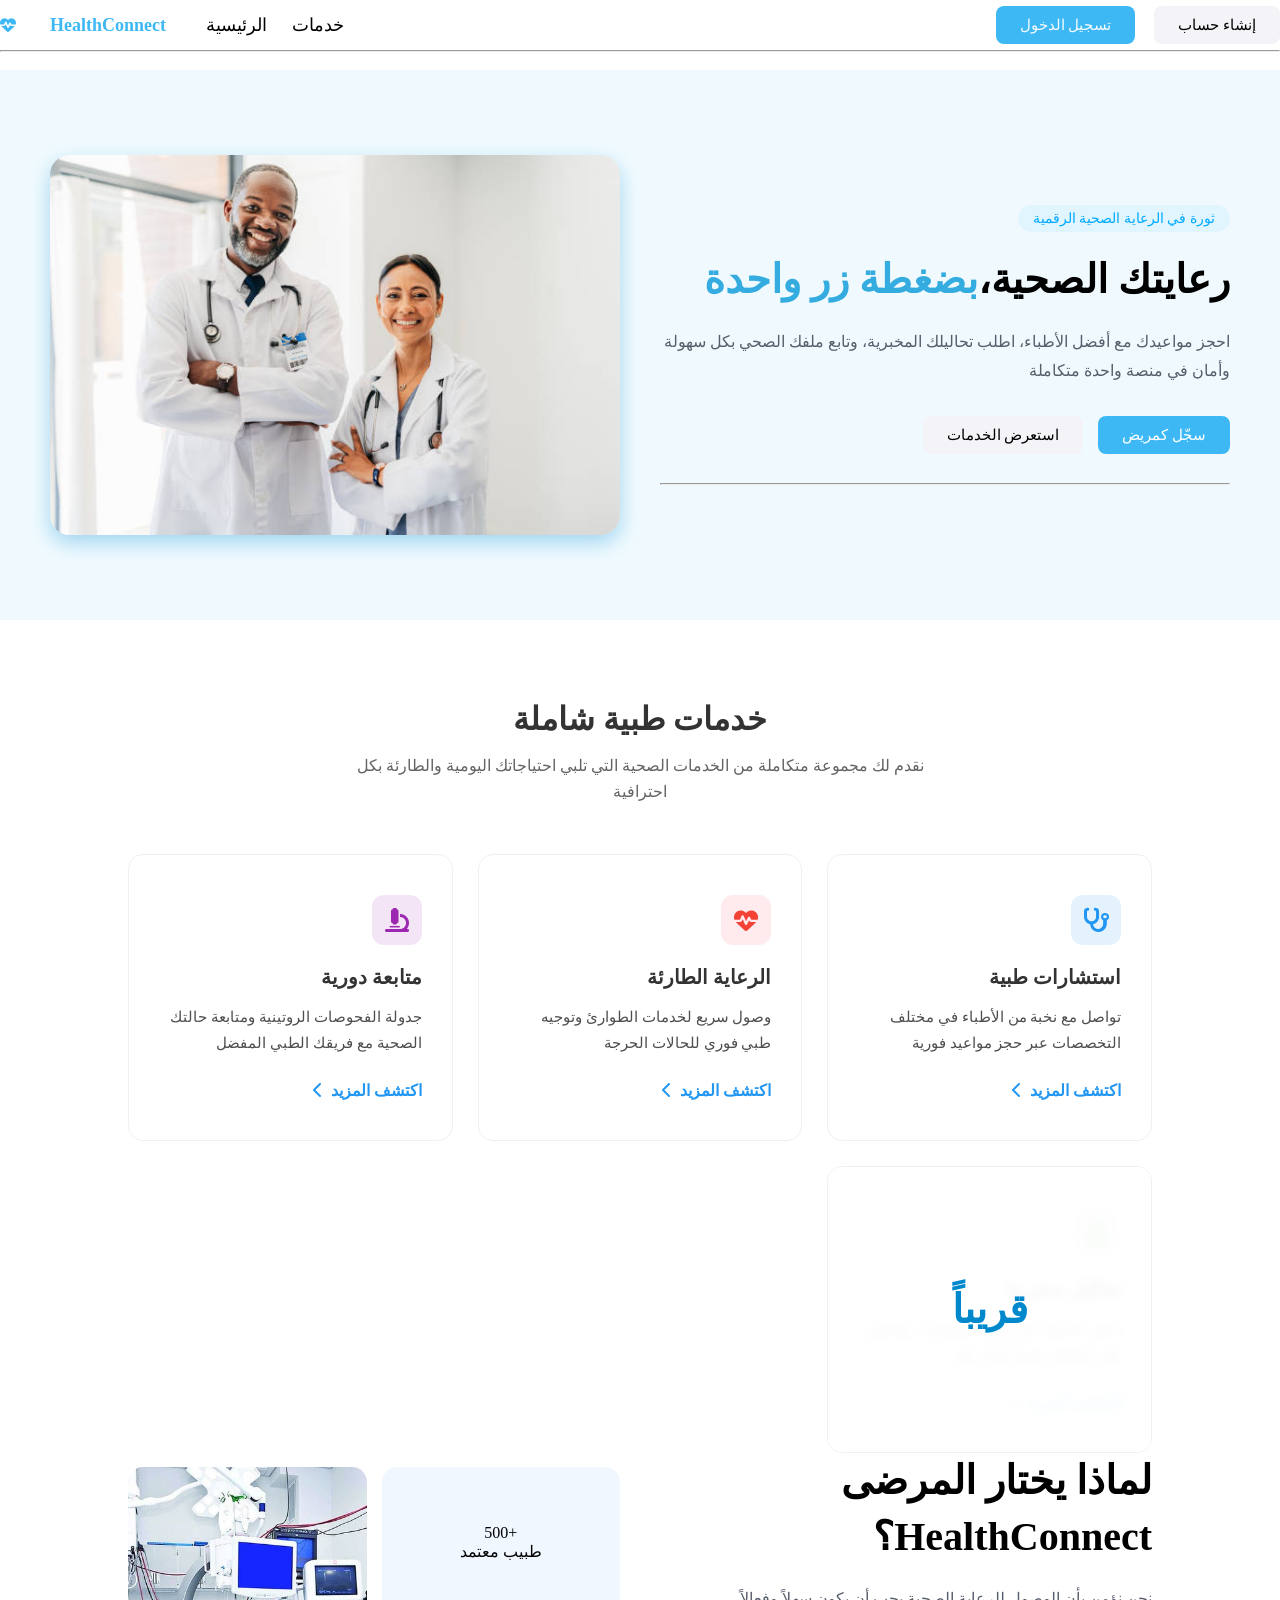
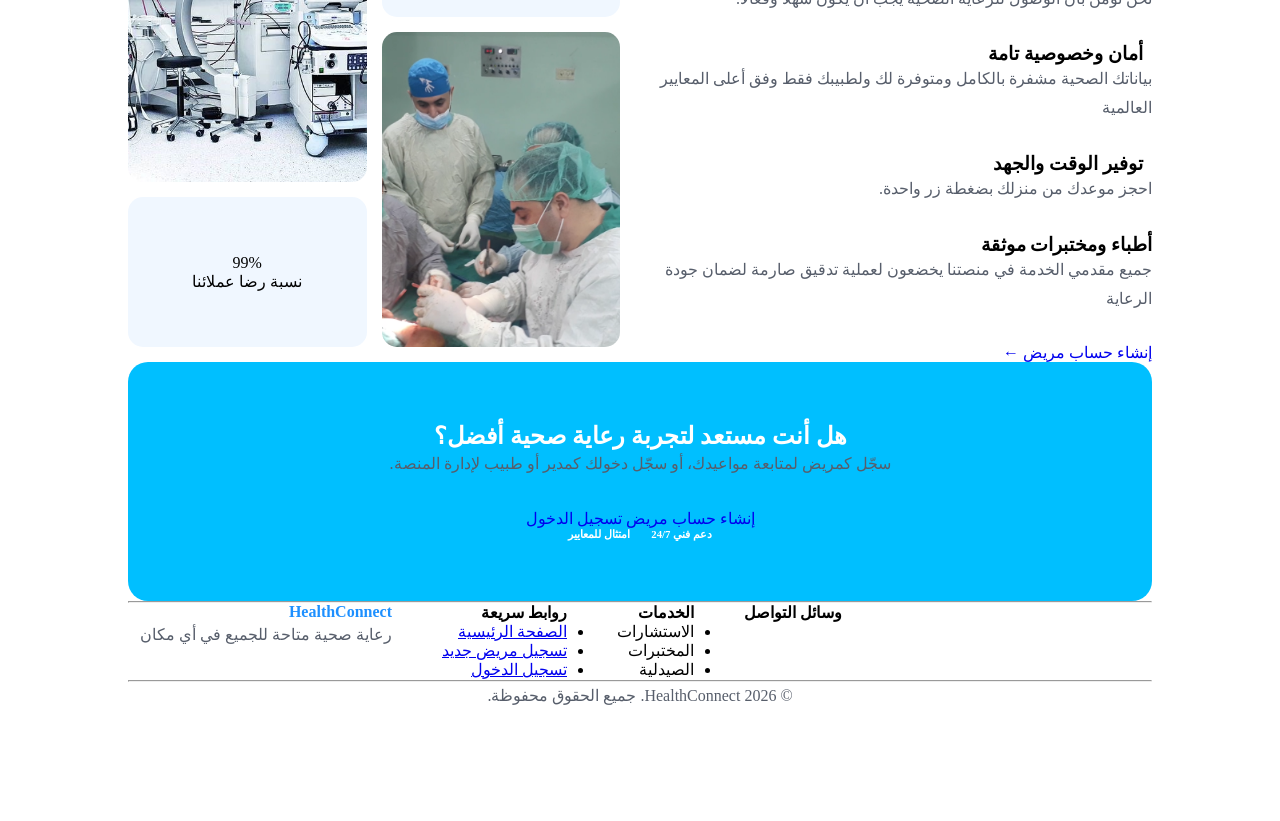
<file: index.html>
<!doctype html>
<html lang="ar" dir="rtl">
  <head>
    <meta charset="UTF-8" />
    <meta name="viewport" content="width=device-width, initial-scale=1.0" />
    <title>HealthConnect</title>
    <link rel="stylesheet" href="https://cdnjs.cloudflare.com/ajax/libs/font-awesome/6.5.1/css/all.min.css" />
    <link rel="stylesheet" href="css/home.css" />
  </head>
  <body>
    <div class="header">
      <div class="header-left">
        <a href="register.html" class="login-btn">إنشاء حساب</a>
        <a href="login.html" class="sign-btn">تسجيل الدخول</a>
      </div>
      <div class="header-right">
        <div class="links">
          <a href="#services">خدمات</a>
          <a href="index.html">الرئيسية</a>
        </div>
        <div class="logo">
          <span class="logo-text">HealthConnect</span>
          <i class="fa-solid fa-heart-pulse"></i>
        </div>
      </div>
    </div>
    <hr />
    <br />

    <div class="fr-section">
      <div class="fr-right">
        <img src="images/doctor.jpg" alt="أطباء" />
      </div>
      <div class="fr-left">
        <span class="badge">ثورة في الرعاية الصحية الرقمية</span>
        <h1>رعايتك الصحية،<span class="blue-text">بضغطة زر واحدة</span></h1>
        <p>
          احجز مواعيدك مع أفضل الأطباء، اطلب تحاليلك المخبرية، وتابع ملفك الصحي بكل سهولة وأمان في منصة واحدة
          متكاملة
        </p>
        <div class="buttons">
          <a href="register.html" class="start-btn">سجّل كمريض</a>
          <a href="#services" class="service-btn">استعرض الخدمات</a>
        </div>
        <hr />
      </div>
    </div>

    <section class="second-section" id="services">
      <div class="text">
        <h2>خدمات طبية شاملة</h2>
        <p>نقدم لك مجموعة متكاملة من الخدمات الصحية التي تلبي احتياجاتك اليومية والطارئة بكل احترافية</p>
      </div>
      <div class="grids">
        <div class="cards">
          <div class="icons blue"><i class="fas fa-stethoscope"></i></div>
          <h3>استشارات طبية</h3>
          <p>تواصل مع نخبة من الأطباء في مختلف التخصصات عبر حجز مواعيد فورية</p>
          <a href="#" class="links-g">اكتشف المزيد <i class="fas fa-chevron-left"></i></a>
        </div>
        <div class="cards">
          <div class="icons red"><i class="fas fa-heartbeat"></i></div>
          <h3>الرعاية الطارئة</h3>
          <p>وصول سريع لخدمات الطوارئ وتوجيه طبي فوري للحالات الحرجة</p>
          <a href="#" class="links-g">اكتشف المزيد <i class="fas fa-chevron-left"></i></a>
        </div>
        <div class="cards">
          <div class="icons purple"><i class="fa-solid fa-microscope"></i></div>
          <h3>متابعة دورية</h3>
          <p>جدولة الفحوصات الروتينية ومتابعة حالتك الصحية مع فريقك الطبي المفضل</p>
          <a href="#" class="links-g">اكتشف المزيد <i class="fas fa-chevron-left"></i></a>
        </div>
        <div class="cards locked">
          <div class="icons green"><i class="fas fa-flask"></i></div>
          <h3>تحاليل مخبرية</h3>
          <p>احجز تحاليلك في أرقى المختبرات واحصل على النتائج رقمياً بأمان تام</p>
          <a href="#" class="links-g">اكتشف المزيد <i class="fas fa-chevron-left"></i></a>
        </div>
      </div>

      <div class="section1">
        <div class="container">
          <div class="sentences">
            <h1>لماذا يختار المرضى HealthConnect؟</h1>
            <p>نحن نؤمن بأن الوصول للرعاية الصحية يجب أن يكون سهلاً وفعالاً.</p>
            <div class="feature-item">
              <div>
                <h3>&nbsp;&nbsp;أمان وخصوصية تامة</h3>
                <p>بياناتك الصحية مشفرة بالكامل ومتوفرة لك ولطبيبك فقط وفق أعلى المعايير العالمية</p>
              </div>
            </div>
            <div class="feature-item">
              <div>
                <h3>&nbsp;&nbsp;توفير الوقت والجهد</h3>
                <p>احجز موعدك من منزلك بضغطة زر واحدة.</p>
              </div>
            </div>
            <div class="feature-item">
              <div>
                <h3>أطباء ومختبرات موثقة &nbsp;</h3>
                <p>جميع مقدمي الخدمة في منصتنا يخضعون لعملية تدقيق صارمة لضمان جودة الرعاية</p>
              </div>
            </div>
            <a href="register.html" class="btn-primary">إنشاء حساب مريض ←</a>
          </div>
          <div class="photo-grid">
            <div class="grid-item blue-light">
              <span class="number">+500</span>
              <span class="label">طبيب معتمد</span>
            </div>
            <div class="grid-item tools-item">
              <img src="images/Pasted image (2).png" alt="عيادة" />
            </div>
            <div class="grid-item staff-item">
              <img src="images/Pasted image.png" alt="أطباء" />
            </div>
            <div class="grid-item blue-solid">
              <span class="number">99%</span>
              <span class="label">نسبة رضا عملائنا</span>
            </div>
          </div>
        </div>
      </div>

      <div class="section2">
        <h2>هل أنت مستعد لتجربة رعاية صحية أفضل؟</h2>
        <p>سجّل كمريض لمتابعة مواعيدك، أو سجّل دخولك كمدير أو طبيب لإدارة المنصة.</p>
        <div class="button">
          <a href="register.html" class="btn-white">إنشاء حساب مريض</a>
          <a href="login.html" class="btn-outline">تسجيل الدخول</a>
          <h6>دعم فني 24/7 &nbsp;&nbsp;&nbsp; &nbsp;&nbsp;&nbsp;امتثال للمعايير</h6>
        </div>
      </div>
      <hr />
      <footer class="section3">
        <div class="footer-column"></div>
        <div class="shapes">
          <h4>وسائل التواصل</h4>
        </div>
        <div>
          <h4>الخدمات</h4>
          <ul>
            <li>الاستشارات</li>
            <li>المختبرات</li>
            <li>الصيدلية</li>
          </ul>
        </div>
        <div>
          <h4>روابط سريعة</h4>
          <ul>
            <li><a href="index.html">الصفحة الرئيسية</a></li>
            <li><a href="register.html">تسجيل مريض جديد</a></li>
            <li><a href="login.html">تسجيل الدخول</a></li>
          </ul>
        </div>
        <div>
          <h4 id="h">HealthConnect</h4>
          <p>رعاية صحية متاحة للجميع في أي مكان</p>
        </div>
      </footer>
      <div class="section4">
        <hr />
        <p class="copyright">© 2026 HealthConnect. جميع الحقوق محفوظة.</p>
      </div>
    </section>
  </body>
</html>
</file>
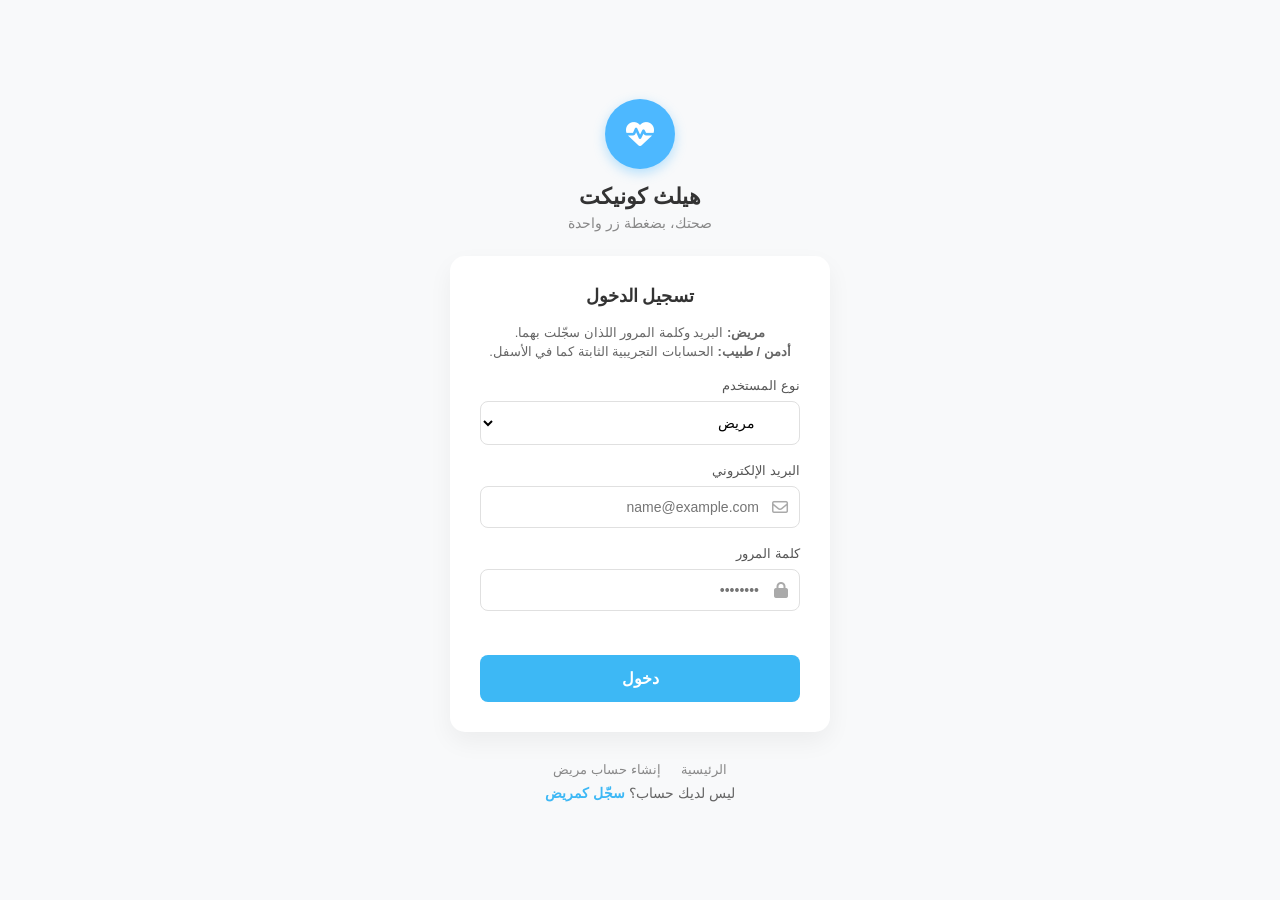
<file: login.html>
<!DOCTYPE html>
<html lang="ar" dir="rtl">
  <head>
    <meta charset="UTF-8" />
    <meta name="viewport" content="width=device-width, initial-scale=1.0" />
    <title>تسجيل الدخول — HealthConnect</title>
    <link rel="stylesheet" href="https://cdnjs.cloudflare.com/ajax/libs/font-awesome/6.5.1/css/all.min.css" />
    <link rel="stylesheet" href="css/login.css" />
  </head>
  <body>
    <div class="main-container">
      <header class="header-section">
        <div class="logo"><i class="fa-solid fa-heart-pulse" aria-hidden="true"></i></div>
        <h1>هيلث كونيكت</h1>
        <p>صحتك، بضغطة زر واحدة</p>
      </header>

      <div class="login-card">
        <h2 style="font-size: 1.1rem; margin-bottom: 1rem; color: #333">تسجيل الدخول</h2>
        <p style="font-size: 13px; color: #666; margin-bottom: 1rem; line-height: 1.5">
          <strong>مريض:</strong> البريد وكلمة المرور اللذان سجّلت بهما.<br />
          <strong>أدمن / طبيب:</strong> الحسابات التجريبية الثابتة كما في الأسفل.
        </p>

        <form id="login-form" novalidate>
          <div class="input-group">
            <label for="role">نوع المستخدم</label>
            <select id="role" name="role" required>
              <option value="patient">مريض</option>
              <option value="admin">مدير النظام (أدمن)</option>
              <option value="doctor">طبيب</option>
            </select>
          </div>

          <div class="input-group">
            <label for="email">البريد الإلكتروني</label>
            <div class="input-wrapper">
              <i class="far fa-envelope" aria-hidden="true"></i>
              <input id="email" name="email" type="email" autocomplete="username" placeholder="name@example.com" required />
            </div>
          </div>

          <div class="input-group">
            <label for="password">كلمة المرور</label>
            <div class="input-wrapper">
              <i class="fas fa-lock" aria-hidden="true"></i>
              <input id="password" name="password" type="password" autocomplete="current-password" placeholder="••••••••" required />
            </div>
          </div>

          <div id="form-message" class="form-message" role="alert"></div>

          <button type="submit" class="login-btn">دخول</button>
        </form>
      </div>

      <footer class="footer-links">
        <a href="index.html">الرئيسية</a>
        <a href="register.html">إنشاء حساب مريض</a>
      </footer>

      <p class="auth-switch" style="margin-top: 8px">ليس لديك حساب؟ <a href="register.html">سجّل كمريض</a></p>
    </div>

    <script src="js/patients-store.js"></script>
    <script src="js/staff-store.js"></script>
    <script src="js/login.js"></script>
  </body>
</html>
</file>
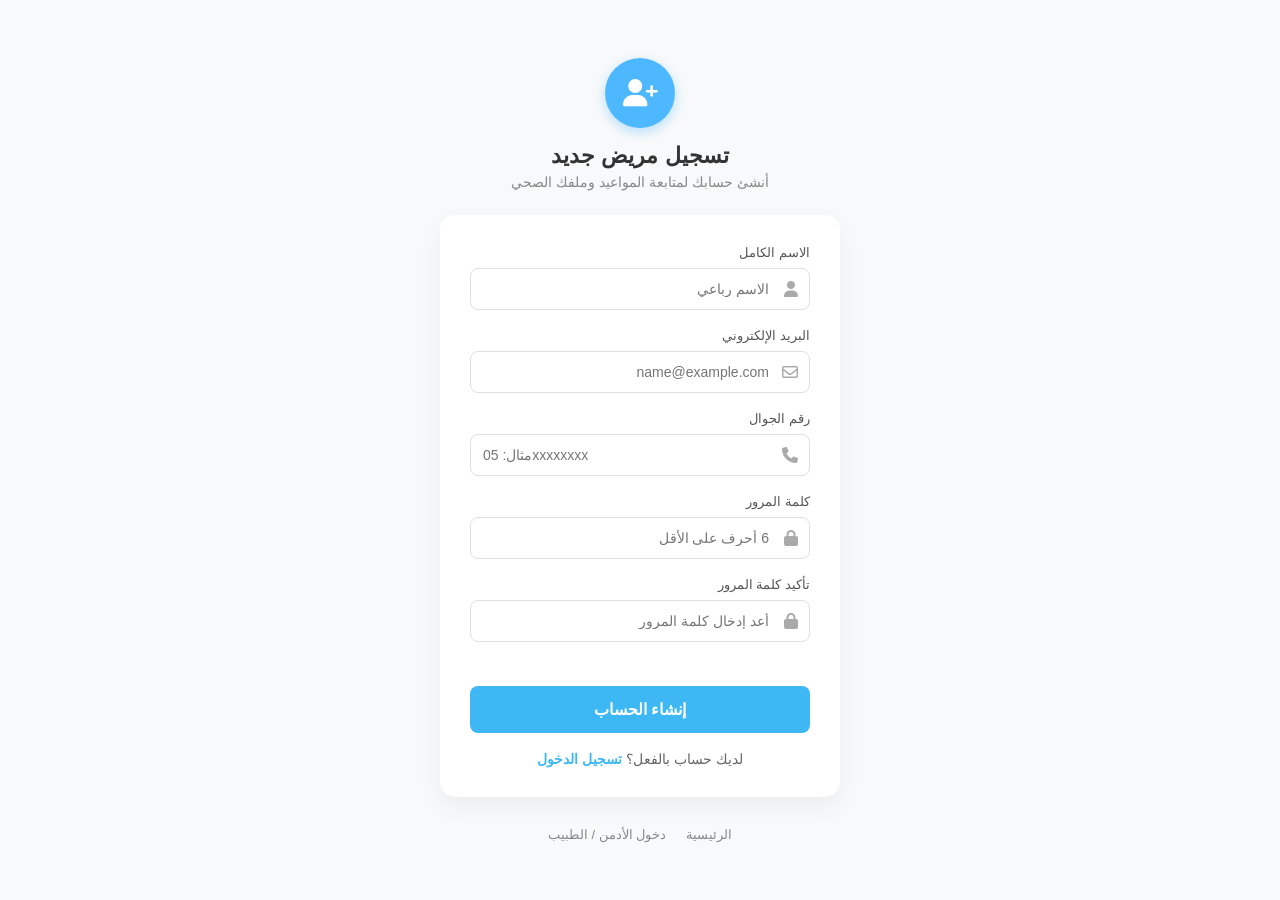
<file: register.html>
<!DOCTYPE html>
<html lang="ar" dir="rtl">
  <head>
    <meta charset="UTF-8" />
    <meta name="viewport" content="width=device-width, initial-scale=1.0" />
    <title>إنشاء حساب مريض — HealthConnect</title>
    <link rel="stylesheet" href="https://cdnjs.cloudflare.com/ajax/libs/font-awesome/6.5.1/css/all.min.css" />
    <link rel="stylesheet" href="css/login.css" />
  </head>
  <body>
    <div class="main-container register-wrap">
      <header class="header-section">
        <div class="logo"><i class="fa-solid fa-user-plus" aria-hidden="true"></i></div>
        <h1>تسجيل مريض جديد</h1>
        <p>أنشئ حسابك لمتابعة المواعيد وملفك الصحي</p>
      </header>

      <div class="login-card">
        <form id="register-form" novalidate>
          <div class="input-group">
            <label for="full-name">الاسم الكامل</label>
            <div class="input-wrapper">
              <i class="fa-solid fa-user" aria-hidden="true"></i>
              <input id="full-name" name="full-name" type="text" autocomplete="name" placeholder="الاسم رباعي" required />
            </div>
          </div>

          <div class="input-group">
            <label for="email">البريد الإلكتروني</label>
            <div class="input-wrapper">
              <i class="far fa-envelope" aria-hidden="true"></i>
              <input id="email" name="email" type="email" autocomplete="email" placeholder="name@example.com" required />
            </div>
          </div>

          <div class="input-group">
            <label for="phone">رقم الجوال</label>
            <div class="input-wrapper">
              <i class="fa-solid fa-phone" aria-hidden="true"></i>
              <input id="phone" name="phone" type="tel" autocomplete="tel" placeholder="مثال: 05xxxxxxxx" />
            </div>
          </div>

          <div class="input-group">
            <label for="password">كلمة المرور</label>
            <div class="input-wrapper">
              <i class="fas fa-lock" aria-hidden="true"></i>
              <input id="password" name="password" type="password" autocomplete="new-password" placeholder="6 أحرف على الأقل" required minlength="6" />
            </div>
          </div>

          <div class="input-group">
            <label for="confirm">تأكيد كلمة المرور</label>
            <div class="input-wrapper">
              <i class="fas fa-lock" aria-hidden="true"></i>
              <input id="confirm" name="confirm" type="password" autocomplete="new-password" placeholder="أعد إدخال كلمة المرور" required />
            </div>
          </div>

          <div id="form-message" class="form-message" role="alert"></div>

          <button type="submit" class="login-btn">إنشاء الحساب</button>
        </form>

        <p class="auth-switch">لديك حساب بالفعل؟ <a href="login.html">تسجيل الدخول</a></p>
      </div>

      <footer class="footer-links">
        <a href="index.html">الرئيسية</a>
        <a href="login.html">دخول الأدمن / الطبيب</a>
      </footer>
    </div>

    <script src="js/patients-store.js"></script>
    <script src="js/register.js"></script>
  </body>
</html>
</file>
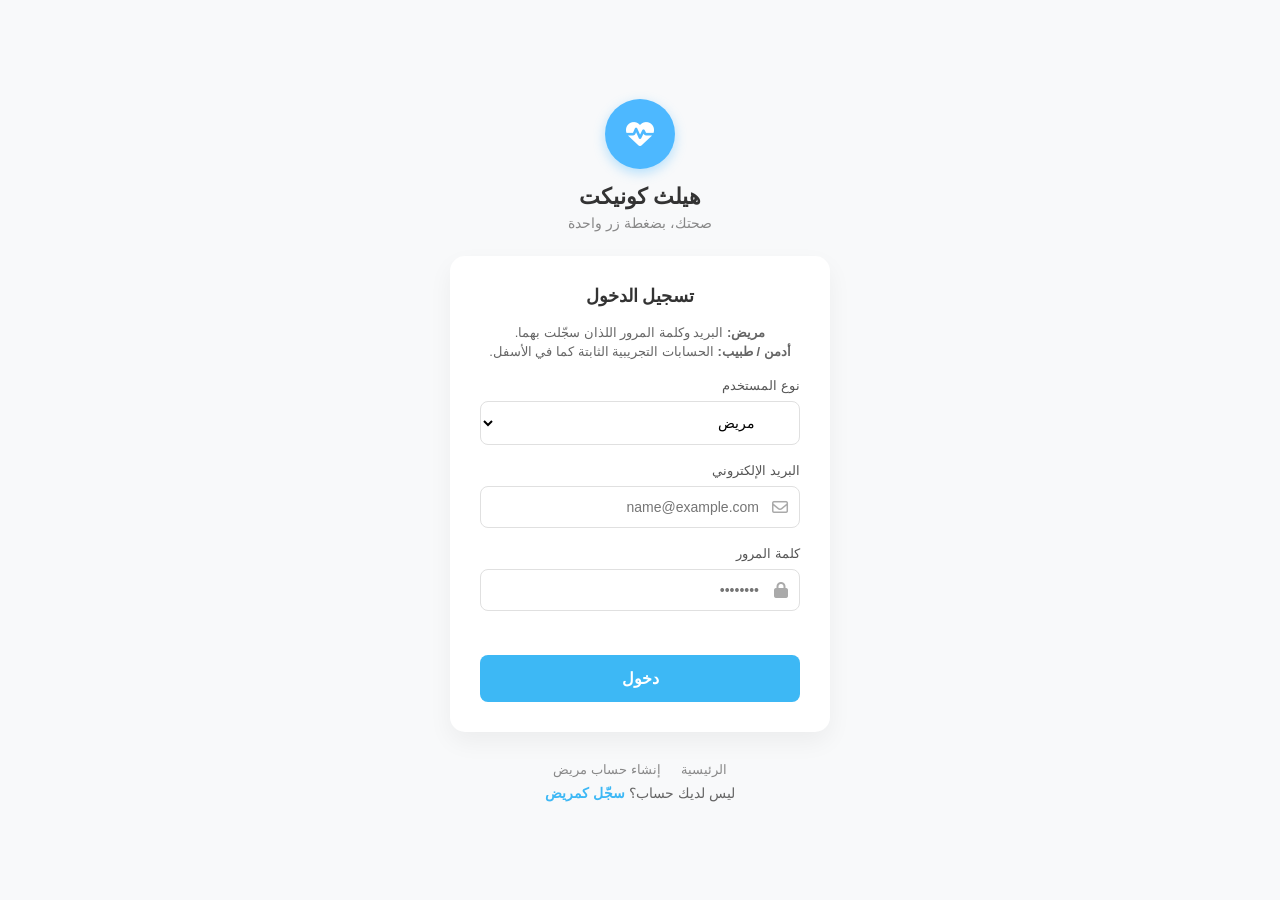
<file: pages/admin/dashboard.html>
<!DOCTYPE html>
<html lang="ar" dir="rtl">
  <head>
    <meta charset="UTF-8" />
    <meta name="viewport" content="width=device-width, initial-scale=1.0" />
    <title>لوحة الإدارة — HealthConnect</title>
    <link rel="stylesheet" href="../../css/dashboard.css" />
    <link rel="stylesheet" href="https://cdnjs.cloudflare.com/ajax/libs/font-awesome/6.5.1/css/all.min.css" />
  </head>
  <body>
    <div class="main-container">
      <aside class="sidebar">
        <div class="logo">HealthConnect <i class="fa-solid fa-heart-pulse"></i></div>
        <nav class="nav-menu">
          <a href="#overview" class="nav-item active">لوحة التحكم <i class="fa-solid fa-table-columns"></i></a>
          <a href="#appointments" class="nav-item">المستخدمون <i class="fa-solid fa-users"></i></a>
          <a href="#doctor-accounts" class="nav-item">الأطباء <i class="fa-solid fa-user-doctor"></i></a>
        </nav>
        <div class="logout">
          <a href="../../login.html" id="logout-btn"><i class="fa-solid fa-right-from-bracket"></i> تسجيل الخروج</a>
        </div>
      </aside>

      <main class="content-area">
        <header class="main-header">
          <div class="header-right">
            <button type="button" class="add-user-btn">+ إضافة مستخدم</button>
            <button type="button" class="schedule-btn">جدولة موعد <i class="fa-regular fa-calendar-plus"></i></button>
          </div>
          <div class="header-left">
            <img src="https://via.placeholder.com/40" class="avatar" alt="" width="40" height="40" />
            <i class="fa-regular fa-bell icon-btn"></i>
            <i class="fa-solid fa-magnifying-glass icon-btn"></i>
          </div>
        </header>

        <section class="welcome-section" id="overview">
          <h1>لوحة تحكم الإدارة</h1>
          <p id="welcome-line">مرحباً بك، إليك ملخص نشاط النظام لليوم.</p>
        </section>

        <section class="stats-grid">
          <div class="stat-card">
            <div class="card-header"><span class="badge green">+12%</span> <i class="fa-solid fa-users"></i></div>
            <p>إجمالي المستخدمين</p>
            <h3 id="total-users">1,284</h3>
          </div>
          <div class="stat-card">
            <div class="card-header"><span class="badge green">+3%</span> <i class="fa-solid fa-user-md"></i></div>
            <p>الأطباء النشطون</p>
            <h3 id="active-doctors">42</h3>
          </div>
          <div class="stat-card">
            <div class="card-header"><span class="badge red">-5%</span> <i class="fa-solid fa-calendar-check"></i></div>
            <p>مواعيد اليوم</p>
            <h3 id="today-appointments">28</h3>
          </div>
          <div class="stat-card">
            <div class="card-header"><span class="badge green">+8%</span> <i class="fa-solid fa-clock"></i></div>
            <p>طلبات معلقة</p>
            <h3 id="pending-appointments">15</h3>
          </div>
        </section>

        <div class="middle-grid">
          <div class="activities-card">
            <div class="card-header-main">
              <h3>آخر النشاطات</h3>
              <a href="#" class="view-all">عرض الكل</a>
            </div>
            <div class="activity-list">
              <div class="activity-item">
                <img src="https://via.placeholder.com/35" class="small-avatar" alt="" width="35" height="35" />
                <div class="activity-info">
                  <strong>أحمد محمود</strong>
                  <span>حجز موعد جديد مع د. سارة</span>
                </div>
                <small>منذ 10 دقائق</small>
              </div>
              <div class="activity-item">
                <img src="https://via.placeholder.com/35" class="small-avatar" alt="" width="35" height="35" />
                <div class="activity-info">
                  <strong>د. ليلى حسن</strong>
                  <span>قامت بتحديث جدول المواعيد</span>
                </div>
                <small>منذ 45 دقيقة</small>
              </div>
            </div>
            <button type="button" class="full-width-btn">عرض سجل المستخدمين</button>
          </div>

          <div class="chart-card">
            <div class="card-header-main">
              <h3>تحليلات المواعيد والمستخدمين</h3>
              <span class="view-all">عرض نمو النشاط الأسبوعي</span>
            </div>
            <div class="chart-placeholder">
              <div class="css-chart-line line-1"></div>
              <div class="css-chart-line line-2"></div>
            </div>
            <div class="chart-labels">
              <span>السبت</span> <span>الأحد</span> <span>الاثنين</span> <span>الثلاثاء</span> <span>الأربعاء</span>
              <span>الخميس</span>
            </div>
          </div>
        </div>

        <section class="quick-actions-section">
          <h3>إجراءات سريعة</h3>
          <div class="quick-actions-grid">
            <div class="action-card"><i class="fa-solid fa-user-plus"></i> إضافة مريض</div>
            <div class="action-card"><i class="fa-solid fa-stethoscope"></i> دليل الأطباء</div>
            <div class="action-card"><i class="fa-solid fa-calendar-days"></i> المواعيد القادمة</div>
            <div class="action-card"><i class="fa-solid fa-chart-line"></i> تقارير الأداء</div>
          </div>
        </section>

        <section class="quick-actions-section" id="appointments">
          <h3>آخر المواعيد في النظام</h3>
          <div class="activities-card">
            <div class="header-right" style="margin-bottom: 12px">
              <input id="admin-search" type="search" placeholder="بحث باسم المريض أو الطبيب..." style="padding: 10px; border: 1px solid #ddd; border-radius: 8px" />
            </div>
            <div id="admin-appointments-list" class="activity-list"></div>
          </div>
        </section>

        <section class="quick-actions-section" id="doctor-accounts">
          <h3>إدارة حسابات الأطباء</h3>
          <div class="middle-grid">
            <div class="activities-card">
              <div class="card-header-main">
                <h3>إضافة حساب طبيب</h3>
              </div>
              <form id="doctor-create-form">
                <div class="appointments-toolbar">
                  <input id="doctor-name" class="appointments-input" type="text" placeholder="الاسم (مثال: أحمد علي)" required />
                  <input id="doctor-specialty" class="appointments-input" type="text" placeholder="التخصص (مثال: قلب)" />
                </div>
                <div class="appointments-toolbar">
                  <input id="doctor-email" class="appointments-input" type="email" placeholder="البريد الإلكتروني" required />
                  <input id="doctor-password" class="appointments-input" type="password" placeholder="كلمة المرور (6 أحرف+)" required />
                </div>
                <p id="doctor-create-msg" class="section-hint" style="margin-bottom: 10px"></p>
                <button type="submit" class="add-user-btn">إضافة حساب طبيب</button>
              </form>
            </div>
            <div class="chart-card">
              <div class="card-header-main">
                <h3>حسابات الأطباء</h3>
                <span class="view-all" id="doctors-count">0</span>
              </div>
              <div id="doctors-accounts-list" class="activity-list"></div>
            </div>
          </div>
        </section>
      </main>
    </div>

    <script src="../../js/auth-guard.js"></script>
    <script src="../../js/patients-store.js"></script>
    <script src="../../js/appointments-store.js"></script>
    <script src="../../js/staff-store.js"></script>
    <script>
      (function () {
        var s = window.__hcSession;
        var pStore = window.HCPatientStore;
        var aStore = window.HCAppointmentsStore;
        var staffStore = window.HCStaffStore;
        var adminList = document.getElementById("admin-appointments-list");
        var adminSearch = document.getElementById("admin-search");
        var doctorForm = document.getElementById("doctor-create-form");
        var doctorMsg = document.getElementById("doctor-create-msg");
        var doctorsCountEl = document.getElementById("doctors-count");
        var doctorsAccountsList = document.getElementById("doctors-accounts-list");
        var navItems = document.querySelectorAll(".nav-menu .nav-item");
        var line = document.getElementById("welcome-line");
        if (line && s && s.displayName) {
          line.textContent = "مرحباً، " + s.displayName + " — إليك ملخص نشاط النظام لليوم.";
        }

        function showCreateMessage(text, isError) {
          if (!doctorMsg) return;
          doctorMsg.textContent = text;
          doctorMsg.style.color = isError ? "#c0392b" : "#1e8e3e";
        }

        function refreshDoctorsAccounts() {
          if (!staffStore || !doctorsAccountsList) return;
          var doctors = staffStore.listDoctors();
          if (doctorsCountEl) doctorsCountEl.textContent = String(doctors.length) + " أطباء";
          doctorsAccountsList.innerHTML = "";
          doctors.forEach(function (doc) {
            var row = document.createElement("div");
            row.className = "activity-item";
            row.innerHTML =
              "<img src='https://via.placeholder.com/35' class='small-avatar' alt='' width='35' height='35' />" +
              "<div class='activity-info'><strong>" +
              doc.displayName +
              "</strong><span>" +
              (doc.specialty || "عام") +
              " — " +
              doc.email +
              "</span></div>" +
              "<small>نشط</small>";
            doctorsAccountsList.appendChild(row);
          });
        }

        if (pStore && aStore) {
          var usersEl = document.getElementById("total-users");
          var doctorsEl = document.getElementById("active-doctors");
          var todayEl = document.getElementById("today-appointments");
          var pendingEl = document.getElementById("pending-appointments");
          var totalPatients = pStore.getAll().length;
          var allAppointments = aStore.getAll();
          var pending = allAppointments.filter(function (x) {
            return x.status === "pending" || x.status === "approved";
          }).length;
          if (usersEl) usersEl.textContent = String(totalPatients + (staffStore ? staffStore.getAll().length : 2));
          if (doctorsEl) doctorsEl.textContent = String(staffStore ? staffStore.listDoctors().length : 1);
          if (todayEl) todayEl.textContent = String(allAppointments.length);
          if (pendingEl) pendingEl.textContent = String(pending);

          function renderAppointments() {
            if (!adminList) return;
            var q = adminSearch ? adminSearch.value.trim().toLowerCase() : "";
            var filtered = allAppointments.filter(function (item) {
              var key = (item.patientName + " " + item.doctorName).toLowerCase();
              return !q || key.indexOf(q) !== -1;
            });
            adminList.innerHTML = "";
            if (!filtered.length) {
              adminList.innerHTML = "<div class='activity-item'><div class='activity-info'><strong>لا توجد نتائج</strong><span>جرّب كلمة بحث مختلفة</span></div></div>";
              return;
            }
            filtered.slice(0, 10).forEach(function (item) {
              var row = document.createElement("div");
              row.className = "activity-item";
              row.innerHTML =
                "<img src='https://via.placeholder.com/35' class='small-avatar' alt='' width='35' height='35' />" +
                "<div class='activity-info'><strong>" +
                item.patientName +
                "</strong><span>مع " +
                item.doctorName +
                " — " +
                (item.status === "done"
                  ? "مكتمل"
                  : item.status === "cancelled"
                  ? "ملغي"
                  : item.status === "approved"
                  ? "موافق عليه"
                  : item.status === "rejected"
                  ? "مرفوض"
                  : "قيد الانتظار") +
                "</span></div>" +
                "<small>" +
                aStore.toDateText(item.createdAt) +
                "</small>";
              adminList.appendChild(row);
            });
          }

          renderAppointments();
          if (adminSearch) adminSearch.addEventListener("input", renderAppointments);
        }

        if (doctorForm && staffStore) {
          doctorForm.addEventListener("submit", function (e) {
            e.preventDefault();
            var payload = {
              displayName: document.getElementById("doctor-name").value,
              specialty: document.getElementById("doctor-specialty").value,
              email: document.getElementById("doctor-email").value,
              password: document.getElementById("doctor-password").value,
            };
            var result = staffStore.createDoctor(payload);
            if (!result.ok) {
              showCreateMessage(result.error, true);
              return;
            }
            showCreateMessage("تم إنشاء حساب الطبيب بنجاح.", false);
            doctorForm.reset();
            refreshDoctorsAccounts();
          });
        }

        refreshDoctorsAccounts();

        function jumpTo(id) {
          var el = document.getElementById(id);
          if (el) el.scrollIntoView({ behavior: "smooth", block: "start" });
          for (var i = 0; i < navItems.length; i++) navItems[i].classList.remove("active");
          for (var j = 0; j < navItems.length; j++) {
            if ((navItems[j].getAttribute("href") || "").indexOf("#" + id) !== -1) {
              navItems[j].classList.add("active");
            }
          }
        }
        for (var k = 0; k < navItems.length; k++) {
          navItems[k].addEventListener("click", function (e) {
            e.preventDefault();
            var id = (this.getAttribute("href") || "#overview").replace("#", "");
            jumpTo(id);
          });
        }

        var logout = document.getElementById("logout-btn");
        if (logout) {
          logout.addEventListener("click", function (e) {
            e.preventDefault();
            try {
              localStorage.removeItem("hc_session");
            } catch (err) {}
            window.location.href = "../../login.html";
          });
        }
      })();
    </script>
  </body>
</html>
</file>
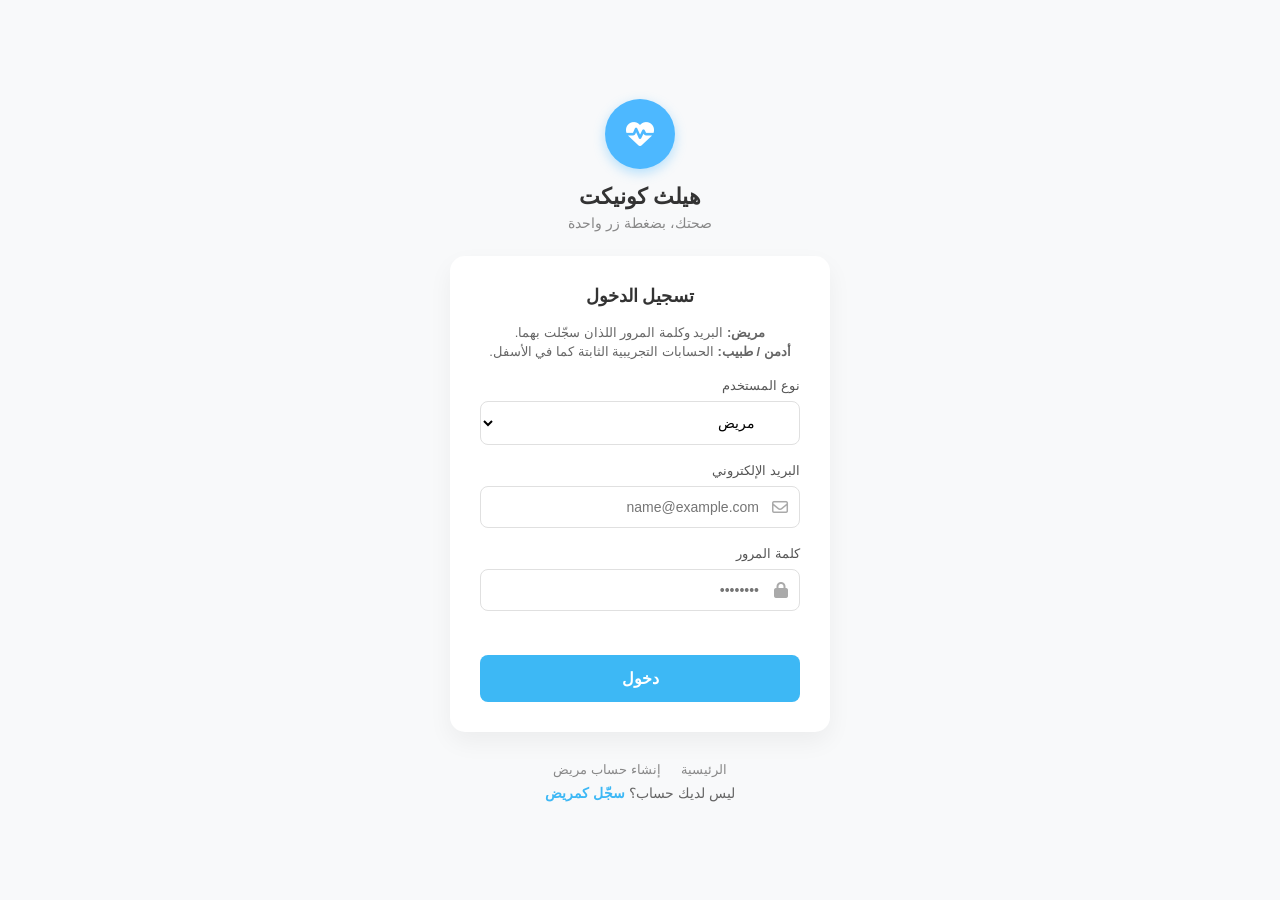
<file: pages/patient/dashboard.html>
<!DOCTYPE html>
<html lang="ar" dir="rtl">
  <head>
    <meta charset="UTF-8" />
    <meta name="viewport" content="width=device-width, initial-scale=1.0" />
    <title>حسابي — HealthConnect</title>
    <link rel="stylesheet" href="../../css/dashboard.css" />
    <link rel="stylesheet" href="https://cdnjs.cloudflare.com/ajax/libs/font-awesome/6.5.1/css/all.min.css" />
  </head>
  <body>
    <div class="main-container">
      <aside class="sidebar">
        <div class="logo">HealthConnect <i class="fa-solid fa-heart-pulse"></i></div>
        <nav class="nav-menu">
          <a href="#home" class="nav-item active">رئيسية المريض <i class="fa-solid fa-house"></i></a>
          <a href="#appointments" class="nav-item">مواعيدي <i class="fa-regular fa-calendar-check"></i></a>
          <a href="#health-file" class="nav-item">الملف الصحي <i class="fa-solid fa-file-medical"></i></a>
        </nav>
        <div class="logout">
          <a href="../../login.html" id="logout-btn"><i class="fa-solid fa-right-from-bracket"></i> تسجيل الخروج</a>
        </div>
      </aside>

      <main class="content-area">
        <header class="main-header">
          <div class="header-right">
            <button type="button" class="add-user-btn">حجز موعد</button>
            <button type="button" class="schedule-btn">استشارة سريعة <i class="fa-solid fa-comments"></i></button>
          </div>
          <div class="header-left">
            <img src="https://via.placeholder.com/40" class="avatar" alt="" width="40" height="40" />
            <i class="fa-regular fa-bell icon-btn"></i>
          </div>
        </header>

        <section class="welcome-section" id="home">
          <h1>مرحباً بك</h1>
          <p id="welcome-line">هنا يمكنك متابعة مواعيدك وملفك الصحي.</p>
        </section>

        <section class="stats-grid">
          <div class="stat-card">
            <div class="card-header"><span class="badge green">قادم</span> <i class="fa-solid fa-calendar-day"></i></div>
            <p>موعدك القادم</p>
            <h3 id="next-appointment">—</h3>
          </div>
          <div class="stat-card">
            <div class="card-header"><span class="badge green">2</span> <i class="fa-solid fa-list-check"></i></div>
            <p>طلبات نشطة</p>
            <h3 id="active-requests">0</h3>
          </div>
          <div class="stat-card">
            <div class="card-header"><span class="badge green">آمن</span> <i class="fa-solid fa-shield-heart"></i></div>
            <p>الملف الصحي</p>
            <h3>محدّث</h3>
          </div>
          <div class="stat-card">
            <div class="card-header"><span class="badge green">24/7</span> <i class="fa-solid fa-headset"></i></div>
            <p>الدعم</p>
            <h3>متاح</h3>
          </div>
        </section>

        <section class="doctors-section">
          <h3>أطباء مقترحون</h3>
          <p class="section-hint">البيانات مُحمّلة من ملف JSON — يمكنك تعديلها في <code>data/doctors.json</code></p>
          <p id="doctors-load-error" class="doctors-load-error" role="status"></p>
          <div id="doctors-grid" class="doctors-grid"></div>
        </section>

        <section class="quick-actions-section">
          <h3>بداية سريعة</h3>
          <div class="quick-actions-grid">
            <div class="action-card"><i class="fa-solid fa-user-doctor"></i> البحث عن طبيب</div>
            <div class="action-card"><i class="fa-solid fa-flask"></i> طلب تحليل</div>
            <div class="action-card"><i class="fa-solid fa-prescription-bottle"></i> صيدليتي</div>
            <div class="action-card"><i class="fa-solid fa-gear"></i> الإعدادات</div>
          </div>
        </section>

        <section class="quick-actions-section appointments-section" id="appointments">
          <h3>مواعيدي الحالية</h3>
          <p class="section-hint">تظهر هنا طلبات الحجز التي قمت بها من هذه الصفحة.</p>
          <div class="appointments-toolbar">
            <input id="appointments-search" type="search" class="appointments-input" placeholder="ابحث باسم الطبيب..." />
            <select id="appointments-filter" class="appointments-select">
              <option value="all">كل الحالات</option>
              <option value="pending">قيد الانتظار</option>
              <option value="approved">موافق عليه</option>
              <option value="rejected">مرفوض</option>
              <option value="done">مكتمل</option>
              <option value="cancelled">ملغي</option>
            </select>
          </div>
          <div id="my-appointments" class="appointments-list"></div>
        </section>

        <section class="quick-actions-section" id="health-file">
          <h3>الملف الصحي</h3>
          <p class="section-hint">ملخص سريع للحالة الصحية (نموذج تجريبي قابل للتطوير).</p>
          <div class="health-grid">
            <div class="health-item"><span>فصيلة الدم</span><strong>O+</strong></div>
            <div class="health-item"><span>الحساسية</span><strong>لا يوجد</strong></div>
            <div class="health-item"><span>الأدوية الحالية</span><strong>فيتامين D</strong></div>
            <div class="health-item"><span>آخر تحديث</span><strong>اليوم</strong></div>
          </div>
        </section>
      </main>
    </div>

    <script src="../../js/auth-guard.js"></script>
    <script src="../../js/appointments-store.js"></script>
    <script src="../../js/staff-store.js"></script>
    <script>
      (function () {
        var s = window.__hcSession;
        var store = window.HCAppointmentsStore;
        var line = document.getElementById("welcome-line");
        var nextEl = document.getElementById("next-appointment");
        var activeEl = document.getElementById("active-requests");
        var listWrap = document.getElementById("my-appointments");
        var searchEl = document.getElementById("appointments-search");
        var filterEl = document.getElementById("appointments-filter");
        var navItems = document.querySelectorAll(".nav-menu .nav-item");
        if (line && s && s.displayName) {
          line.textContent = "مرحباً، " + s.displayName + " — يمكنك من هنا إدارة مواعيدك وملفك الصحي.";
        }

        function jumpTo(id) {
          var el = document.getElementById(id);
          if (el) el.scrollIntoView({ behavior: "smooth", block: "start" });
          for (var i = 0; i < navItems.length; i++) navItems[i].classList.remove("active");
          for (var j = 0; j < navItems.length; j++) {
            if ((navItems[j].getAttribute("href") || "").indexOf("#" + id) !== -1) {
              navItems[j].classList.add("active");
            }
          }
        }

        function statusText(status) {
          if (status === "approved") return "موافق عليه";
          if (status === "rejected") return "مرفوض";
          if (status === "done") return "مكتمل";
          if (status === "cancelled") return "ملغي";
          return "قيد الانتظار";
        }

        function renderMine() {
          if (!store || !s || !listWrap) return;
          var all = store.getByPatientEmail(s.email || "");
          var baseAll = all.slice();
          var q = searchEl ? searchEl.value.trim().toLowerCase() : "";
          var f = filterEl ? filterEl.value : "all";
          all = all.filter(function (x) {
            var byFilter = f === "all" ? true : x.status === f;
            var bySearch = !q ? true : String(x.doctorName || "").toLowerCase().indexOf(q) !== -1;
            return byFilter && bySearch;
          });
          var active = baseAll.filter(function (x) {
            return x.status === "pending" || x.status === "approved";
          });
          if (activeEl) activeEl.textContent = String(active.length);
          if (nextEl) {
            nextEl.textContent = active.length
              ? "طلب مع " + active[0].doctorName.split(" ")[0]
              : "لا يوجد";
          }

          listWrap.innerHTML = "";
          if (!all.length) {
            var empty = document.createElement("p");
            empty.textContent = "لا توجد مواعيد حالياً. يمكنك الحجز من قائمة الأطباء المقترحين.";
            empty.className = "doctor-specialty";
            listWrap.appendChild(empty);
            return;
          }

          all.slice(0, 8).forEach(function (item) {
            var row = document.createElement("article");
            row.className = "appointment-item";
            row.innerHTML =
              "<div class='appointment-main'>" +
              "<h4 class='doctor-name'>" +
              item.doctorName +
              "</h4>" +
              "<p class='doctor-specialty'>" +
              item.doctorSpecialty +
              "</p>" +
              "<p class='doctor-clinic'><i class='fa-solid fa-location-dot'></i> " +
              item.clinic +
              "</p>" +
              "</div>" +
              "<div class='appointment-meta'><span class='appointment-status " +
              item.status +
              "'>" +
              statusText(item.status) +
              "</span><span class='doctor-exp'>" +
              store.toDateText(item.createdAt) +
              "</span></div>" +
              "</div>" +
              "<div class='appointment-actions'>" +
              (item.status === "pending"
                ? "<button class='doctor-book-btn' data-cancel-id='" + item.id + "'>إلغاء الطلب</button>"
                : "<button class='doctor-book-btn disabled-btn' disabled>لا يوجد إجراء</button>") +
              "</div>";
            listWrap.appendChild(row);
          });
        }

        renderMine();
        window.addEventListener("hc:appointment-created", renderMine);
        if (searchEl) searchEl.addEventListener("input", renderMine);
        if (filterEl) filterEl.addEventListener("change", renderMine);
        if (listWrap) {
          listWrap.addEventListener("click", function (e) {
            var t = e.target;
            if (!t) return;
            var id = t.getAttribute("data-cancel-id");
            if (!id || !store) return;
            store.cancel(id);
            renderMine();
          });
        }

        for (var k = 0; k < navItems.length; k++) {
          navItems[k].addEventListener("click", function (e) {
            e.preventDefault();
            var id = (this.getAttribute("href") || "#home").replace("#", "");
            jumpTo(id);
          });
        }

        var bookBtn = document.querySelector(".add-user-btn");
        if (bookBtn) {
          bookBtn.addEventListener("click", function () {
            jumpTo("appointments");
          });
        }
        var quickBtn = document.querySelector(".schedule-btn");
        if (quickBtn) {
          quickBtn.addEventListener("click", function () {
            jumpTo("home");
          });
        }

        var logout = document.getElementById("logout-btn");
        if (logout) {
          logout.addEventListener("click", function (e) {
            e.preventDefault();
            try {
              localStorage.removeItem("hc_session");
            } catch (err) {}
            window.location.href = "../../login.html";
          });
        }
      })();
    </script>
    <script src="../../js/patient-doctors.js"></script>
  </body>
</html>
</file>
<file: css/home.css>
*{
    margin: 0;
    padding: 0;
    box-sizing:border-box;
}
.header{
    background-color:#FFFFFF;
    height: 50px;
     display: flex;
   justify-content: space-between;
   align-items: center;
   /* direction: rtl; */
}
        /* sign up button */
.sign-btn{
    background-color: #3DB8F5;
    color:#F5FBFE;
     border: none;
    border-radius: 8px;
    padding: 10px 24px;
     font-size: 15px;
     font-weight: 550;
    cursor: pointer;
    margin-left: 30px;
    margin-right:15px;
}
.sign-btn:hover{
    background-color:#2c9dd6;
}

        /* login button */

 .login-btn{
    background-color:#f3f3f8;
    color: black;
     border:none;
     border-radius: 8px;
     padding: 10px 24px;
     font-size: 15px;
     font-weight: 550;
     cursor: pointer;
 
}
.login-btn:hover{
    background-color:#dedee3;
}
        /* right section */

.header-right{
   display: flex;
  align-items: center;
  gap: 40px;

 }

            /* linkss */
.links{
    display: flex;
    gap: 25px;
}
.links a{
    float: right;
    text-decoration: none;
    color: black;
     list-style:none;
     font-weight: 550;
     font-size: 18px;
}

.links a:visited {
    color: #000000;
}
 /* .links a:hover { 
    color: #0088cc; }   */
.links a:active {
     color: #0088cc ;}
            /* logo */
.logo-text{
    color: #3DB8F5;
    font-weight: 550;
    font-size: 18px;
}
.fa-heart-pulse{
    margin-right: 30px;
   color: #3DB8F5; 
}

        /* first section */
.fr-section{
    background-color:#F0FAFE;
    height: 550px;
    background-repeat: no-repeat;
    background-size: cover;
    display: flex;
    flex-direction: row-reverse; 
    align-items: center;
    justify-content: space-between;
    direction: rtl; 
    padding: 50px;
    gap: 40px;
}
.fr-left{
    flex: 1;
    text-align: right;
}
.badge {
    display: inline-block;
    background-color: #e1f5fe;
    color: #00aaff;
    padding: 5px 15px;
    border-radius: 50px;
    font-size: 0.9rem;
    margin-bottom: 20px;
    font-weight: 5%;
}
h1 {
    font-size: 2.5rem;
    line-height: 1.4;
    margin-bottom: 20px;
}
.blue-text {
    color: #34ace0; 
}
p {
    color: #575E6B;
    line-height: 1.8;
    margin-bottom: 30px;
}
.buttons {
    display: flex;
    gap: 15px;
    /* margin-right: 10%; */
}
.start-btn{
    color: white;
background-color: #3DB8F5;
 font-size: 15px;
     font-weight: 550;
    cursor: pointer;
 border: none;
    border-radius: 8px;
    padding: 10px 24px;
}.start-btn:hover{
    background-color:#2c9dd6;
}

.service-btn{
       background-color:#f3f3f8;
    color: black;
 font-size: 15px;
     font-weight: 550;
    cursor: pointer;
 border: none;
    border-radius: 8px;
    padding: 10px 24px;
}.service-btn:hover{
    background-color:#dedee3;
}
 .fr-left hr{
    margin-top: 5%;
}
.fr-right {
    flex: 1;
    display: flex;
    justify-content: center;
    align-items: center;
}
.fr-right img {
   max-width: 100%;
    border-radius: 20px;
    box-shadow: 0px 8px 20px 0px rgba(45, 160, 220, 0.4);
    height: auto;
}


/* second section */

.second-section {
    padding: 80px 10%;
    text-align: center;
    direction: rtl;
    background-color: #fff;
}

.text h2 {
    font-size: 2rem;
    margin-bottom: 15px;
    color: #333;
}

.text p {
    color: #646464;
    max-width: 600px;
    margin: 0 auto 50px;
    line-height: 1.6;
}

.grids {
    display: grid;
    grid-template-columns: repeat(auto-fit, minmax(250px, 1fr));
    gap: 25px;
}
.cards {
    background: #fff;
    padding: 40px 30px;
    border-radius: 15px;
    border: 1px solid #f0f0f0;
    transition: all 0.3s ease;
    text-align: right; 
}
.cards:hover {
    box-shadow: 0 10px 30px #72bade;
    transform: translateY(-5px);
}
.icons {
    width: 50px;
    height: 50px;
    border-radius: 12px;
    display: flex;
    align-items: center;
    justify-content: center;
    font-size: 1.5rem;
    margin-bottom: 20px;
}
.blue { background: #e3f2fd; color: #2196f3; }
.green { background: #e8f5e9; color: #4caf50; }
.red { background: #ffebee; color: #f44336; }
.purple { background: #f3e5f5; color: #9c27b0; }

.cards h3 {
    font-size: 1.25rem;
    margin-bottom: 15px;
    color: #333;
}
.cards p {
    font-size: 0.95rem;
    color: #4f4d4d;
    line-height: 1.7;
    margin-bottom: 25px;
}
.links-g {
    text-decoration: none;
    color: #2196f3;
    font-weight: bold;
    font-size: 1.0rem;
    display: flex;
    align-items: center;
    gap: 8px;
}
.links-g:hover {
    color: #0088cc;     
}
.links-g:hover i {
    transform: translateX(-5px); 
}

.cards.locked {
    position: relative;
    overflow: hidden;   
    cursor: pointer;
}


.cards.locked::after {
    content: "قريباً";
    position: absolute;
    top: 0;
    left: 0;
    width: 100%;
    height: 100%;
    background-color: rgba(255, 255, 255, 0.95); 
    display: flex;
    align-items: center;
    justify-content: center;
    font-size: 2.5rem;
    font-weight: bold;
    color: #0088cc; 
    z-index: 10;
    transition: all 0.4s ease-in-out;
    opacity: 1;
}


.cards.locked  * {
    filter: blur(4px); 
    transition: all 0.4s ease;
}


.cards.locked:hover::after {
    opacity: 0;            
    visibility: hidden;     
    transform: scale(1.2); 
}

.cards.locked:hover  * {
    filter: blur(0);      
}


    /*media queries  */
/* >992 */
    @media (max-width: 992px) {
    .fr-section {
        flex-direction: column-reverse;
        height: auto;
        text-align: center;
        padding: 40px 20px;
    }

    .fr-left {
        text-align: center;
    }

    .buttons {
        justify-content: center; 
    }

    h1 {
        font-size: 2rem;
    }.fr-right {
        width: 100%;
        margin-bottom: 20px;  
    }
    .fr-right img {
        max-width: 80%; 
    }
}
 /* >768 */
 @media (max-width: 768px) {
    .header {
        flex-direction: column; 
        height: auto;
        padding: 15px;
        gap: 15px;
    }

    .header-right {
        flex-direction: column-reverse;
        gap: 15px;
    }

    .links {
        gap: 15px;
    }

    .header-left {
        margin: 0;
        display: flex;
        gap: 10px;
    }

    .sign-btn, .login-btn {
        margin: 0;
        padding: 8px 16px;
        font-size: 14px;
    }

    .fr-right img {
        max-width: 100%; 
        width: 100%; 
        border-radius: 10px; 
    }

    .second-section {
        padding: 50px 5%;
    }

    .text h2 {
        font-size: 1.6rem;
    }

    .cards.locked::after {
        font-size: 1.8rem; 
    }
}
 /* >480 */
 @media (max-width: 480px) {
    .buttons {
        flex-direction: column;
        width: 100%;
    }

    .start-btn, .service-btn {
        width: 100%;
    }

    h1 {
        font-size: 1.5rem;
    }
}

/* روابط بنفس مظهر الأزرار */
a.sign-btn,
a.login-btn,
a.start-btn,
a.service-btn,
a.btn-primary,
a.btn-white,
a.btn-outline {
  text-decoration: none;
  display: inline-block;
  box-sizing: border-box;
}

.sentences{
direction: rtl;
text-align: right;
padding: 20 px;

}


.container {
    display: grid;
    grid-template-columns: 1fr 1fr; 
    gap: 40px;
    align-items: center;
}

.photo-grid {
    display: grid;
    grid-template-columns: 1fr 1fr;
    grid-template-rows:repeat(3,150px);
    gap: 15px;
    direction: rtl; 
    max-width: 600px; 
    margin: 0 auto;
    border-radius: 15px;
    transition: transform 0.3s ease;

    grid-template-areas:
        "stat1  staff"
        "tools  staff"
        "tools  stat2";
}
.photo-grid:hover{
    transform: scale(1.02);}

.blue-light { grid-area: stat1; }
.tools-item { grid-area: tools; }
.staff-item { grid-area: staff; }
.blue-solid { grid-area: stat2; }

.grid-item {
    border-radius: 15px;
    overflow: hidden;
    background: #f0f7ff; 
    display: flex;
    flex-direction: column;
    align-items: center;
    justify-content: center;
}

.grid-item img {
    width: 100%;
    height: 100%;
    object-fit: cover;
}




.section2{
background-color: deepskyblue;
color:white ;
    text-align: center;
    padding: 60px 20px;
    margin: 40 px;
    border-radius: 20px;
    height: 100 px;
}

.section3{
    display: flex;
    justify-content: space-around;
    max-width: 1000px;
    margin: auto;
    direction:rtl;
    text-align: right;
gap: 50px;
   

}
.footer-column{
    flex:1;
    padding: 10 px 20px;
}
h4#h{
color: dodgerblue;


}
@media (max-width: 768px) {
    

    .container {
        grid-template-columns: 1fr; 
        gap: 20px;
    }

    .photo-grid {
        grid-template-columns: 1fr; 
        grid-template-areas: 
            "stat1"
            "staff"
            "tools"
            "stat2";
        max-width: 100%;
    }

    .photo-grid {
        grid-template-rows: auto; 
    }
}
@media (max-width: 768px) {
    .section3 {
        flex-direction: column;
        text-align: center;
        gap: 30px;
    }

    .footer-column {
        width: 100%;
    }
}

@media (max-width: 992px) {
    .header {
        padding: 10px 14px;
        height: auto;
        gap: 14px;
    }

    .header-right {
        gap: 18px;
    }

    .links a {
        font-size: 16px;
    }

    .fr-section {
        padding: 24px 16px;
        gap: 24px;
    }
}

@media (max-width: 768px) {
    .header-right {
        width: 100%;
        align-items: center;
    }

    .links {
        flex-wrap: wrap;
        justify-content: center;
    }

    .header-left {
        width: 100%;
        justify-content: center;
        flex-wrap: wrap;
    }

    .logo .fa-heart-pulse {
        margin-right: 0;
    }

    .cards {
        padding: 22px 16px;
    }

    .section2 {
        padding: 30px 14px;
        border-radius: 14px;
    }
}

@media (max-width: 480px) {
    .text h2 {
        font-size: 1.35rem;
    }

    .links a {
        font-size: 14px;
    }

    .sign-btn, .login-btn, .start-btn, .service-btn {
        width: 100%;
        text-align: center;
    }

    .section3 {
        gap: 16px;
    }
}
</file>
<file: css/login.css>
* {
    margin: 0;
    padding: 0;
    box-sizing: border-box;
    font-family: 'Segoe UI', Tahoma, Geneva, Verdana, sans-serif;
}

body {
    background-color: #f8f9fa;
    display: flex;
    justify-content: center;
    align-items: center;
    min-height: 100vh;
    direction: rtl;
}

.main-container {
    width: 100%;
    max-width: 420px; 
    padding: 20px;
    text-align: center;
}


.logo {
    background-color: #4db8ff;
    width: 70px;  
    height: 70px;
    border-radius: 50%;
    display: flex;
    justify-content: center;
    align-items: center;
    margin: 0 auto 15px;
    box-shadow: 0 4px 12px rgba(77, 184, 255, 0.4);
    overflow: hidden;
    padding: 10px;
}


.logo img {
    max-width: 100%;
    max-height: 100%;
    object-fit: contain; 
}


.header-section h1 {
    font-size: 22px;
    color: #333;
    margin-bottom: 5px;
}

.header-section p {
    color: #888;
    font-size: 14px;
    margin-bottom: 25px;
}



.login-card {
    background: white;
    padding: 30px;
    border-radius: 15px;
    box-shadow: 0 10px 25px rgba(0,0,0,0.05);
}


.tabs {
    display: flex;
    background: #f1f3f5;
    border-radius: 8px;
    padding: 5px;
    margin-bottom: 25px;
}

.tab {
    flex: 1;
    border: none;
    padding: 10px;
    border-radius: 6px;
    cursor: pointer;
    background: transparent;
    color: #666;
    font-weight: bold;
}

.tab.active {
    background: white;
    color: #333;
    box-shadow: 0 2px 5px rgba(0,0,0,0.1);
}


.input-group {
    text-align: right;
    margin-bottom: 18px;
}

.input-group label {
    display: block;
    font-size: 13px;
    color: #555;
    margin-bottom: 8px;
}

.input-wrapper {
    position: relative;
    display: flex;
    align-items: center;
}

.input-wrapper i {
    position: absolute;
    right: 12px;
    color: #aaa;
}

input, select {
    width: 100%;
    padding: 12px 40px 12px 12px;
    border: 1px solid #e0e0e0;
    border-radius: 8px;
    outline: none;
    background-color: #fff;
    font-size: 14px;
}

input:focus {
    border-color:#3DB8F5;
}

.forgot-password {
    display: block;
    font-size: 12px;
    color: #3DB8F5;
    text-decoration: none;
    margin-top: 8px;
}


.login-btn {
    width: 100%;
    padding: 14px;
    background-color:#3DB8F5 ;
    color: white;
    border: none;
    border-radius: 8px;
    font-size: 16px;
    font-weight: bold;
    cursor: pointer;
    margin-top: 10px;
    transition: opacity 0.3s;
}

.login-btn:hover {
    opacity: 0.9;
}


.footer-links {
    margin-top: 30px;
    display: flex;
    justify-content: center;
    gap: 20px;
}

.footer-links a {
    color: #888;
    text-decoration: none;
    font-size: 13px;
}

.form-message {
    min-height: 1.25em;
    font-size: 13px;
    margin-top: 8px;
    text-align: right;
}

.form-message.error {
    color: #c0392b;
}

.form-message.success {
    color: #27ae60;
}

.register-wrap {
    max-width: 440px;
}

.auth-switch {
    margin-top: 18px;
    font-size: 14px;
    color: #666;
}

.auth-switch a {
    color: #3DB8F5;
    font-weight: bold;
    text-decoration: none;
}

.auth-switch a:hover {
    text-decoration: underline;
}

.logo i {
    color: #fff;
    font-size: 28px;
}

@media (max-width: 768px) {
    body {
        align-items: flex-start;
        padding: 14px 0;
    }

    .main-container {
        max-width: 100%;
        padding: 12px;
    }

    .login-card {
        padding: 18px 14px;
        border-radius: 12px;
    }
}

@media (max-width: 420px) {
    .header-section h1 {
        font-size: 18px;
    }

    .header-section p {
        font-size: 13px;
    }

    .footer-links {
        gap: 10px;
        flex-wrap: wrap;
    }

    .login-btn {
        padding: 12px;
        font-size: 15px;
    }
}
</file>
<file: css/dashboard.css>
:root {
    --primary: #3498db;
    --bg-main: #f8f9fa;
    --bg-card: #ffffff;
    --text-main: #333;
    --text-muted: #888;
    --border: #ececec;
}

* {
    margin: 0;
    padding: 0;
    box-sizing: border-box;
    font-family: 'Segoe UI', Tahoma, sans-serif;
}

body {
    background-color: var(--bg-main);
    direction: rtl;
    color: var(--text-main);
}

.main-container {
    display: flex;
    min-height: 100vh;
}

/* --- 1. Sidebar --- */
.sidebar {
    width: 260px;
    background-color: var(--bg-card);
    border-left: 1px solid var(--border);
    display: flex;
    flex-direction: column;
    padding: 25px;
}

.logo {
    color: var(--primary);
    font-size: 22px;
    font-weight: bold;
    margin-bottom: 40px;
    display: flex;
    justify-content: space-between;
    align-items: center;
}

.nav-menu {
    flex: 1;
}

.nav-item {
    display: flex;
    justify-content: space-between;
    align-items: center;
    padding: 12px 15px;
    text-decoration: none;
    color: #666;
    border-radius: 8px;
    margin-bottom: 8px;
}

.nav-item.active, .nav-item:hover {
    background-color: #f0f7ff;
    color: var(--primary);
    font-weight: bold;
}

.logout {
    margin-top: auto;
    border-top: 1px solid var(--border);
    padding-top: 20px;
}

.logout a {
    text-decoration: none;
    color: #e74c3c;
    display: flex;
    justify-content: space-between;
}

/* --- 2. Main Content & Header --- */
.content-area {
    flex: 1;
    padding: 30px;
}

.main-header {
    display: flex;
    justify-content: space-between;
    align-items: center;
    margin-bottom: 20px;
}

.header-right {
    display: flex;
    gap: 15px;
}

.add-user-btn, .schedule-btn {
    padding: 10px 20px;
    border-radius: 8px;
    cursor: pointer;
    font-weight: bold;
    border: none;
}

.add-user-btn {
    background-color: var(--primary);
    color: white;
}

.schedule-btn {
    background-color: white;
    color: #666;
    border: 1px solid var(--border);
}

.header-left {
    display: flex;
    align-items: center;
    gap: 20px;
}

.avatar {
    border-radius: 50%;
}

.icon-btn {
    color: var(--text-muted);
    font-size: 18px;
    cursor: pointer;
}

.welcome-section {
    margin-bottom: 30px;
}

.welcome-section p {
    color: var(--text-muted);
    font-size: 14px;
    margin-top: 5px;
}

/* --- 3. Stats Cards --- */
.stats-grid {
    display: grid;
    grid-template-columns: repeat(4, 1fr);
    gap: 20px;
    margin-bottom: 30px;
}

.stat-card {
    background-color: var(--bg-card);
    padding: 20px;
    border-radius: 12px;
    border: 1px solid var(--border);
    box-shadow: 0 4px 6px rgba(0,0,0,0.02);
}

.card-header {
    display: flex;
    justify-content: space-between;
    margin-bottom: 15px;
    color: #bdc3c7;
}

.badge {
    font-size: 11px;
    padding: 3px 8px;
    border-radius: 20px;
}

.green { background-color: #e8f5e9; color: #2ecc71; }
.red { background-color: #fdedec; color: #e74c3c; }

.stat-card p {
    color: #7f8c8d;
    font-size: 14px;
    margin-bottom: 8px;
}

.stat-card h3 {
    font-size: 28px;
    color: #2c3e50;
}

/* --- 4. Middle Grid (Chart & Activities) --- */
.middle-grid {
    display: grid;
    grid-template-columns: 1fr 2fr; /* النشاطات تأخذ مساحة أقل */
    gap: 20px;
    margin-bottom: 30px;
}

.card-header-main {
    display: flex;
    justify-content: space-between;
    align-items: center;
    margin-bottom: 20px;
}

.view-all {
    color: var(--primary);
    text-decoration: none;
    font-size: 13px;
}

.activities-card, .chart-card {
    background-color: var(--bg-card);
    padding: 25px;
    border-radius: 12px;
    border: 1px solid var(--border);
}

.activity-item {
    display: flex;
    align-items: center;
    gap: 12px;
    padding: 15px 0;
    border-bottom: 1px solid #f9f9f9;
}

.activity-item strong { font-size: 14px; }
.activity-item span { font-size: 13px; color: var(--text-muted); }
.activity-item small { color: #aaa; margin-right: auto; }

.full-width-btn {
    width: 100%;
    margin-top: 20px;
    padding: 12px;
    background: none;
    border: 1px solid var(--border);
    border-radius: 8px;
    cursor: pointer;
    color: var(--text-muted);
}

/* محاكاة الرسم البياني بالـ CSS */
.chart-placeholder {
    height: 180px;
    background: linear-gradient(180deg, #fbfdff 0%, #ffffff 100%);
    position: relative;
    border-radius: 8px;
}

.css-chart-line {
    position: absolute;
    bottom: 0;
    width: 100%;
    height: 100px;
}

.line-1 {
    background: linear-gradient(0deg, rgba(52, 152, 219, 0.1) 0%, rgba(52, 152, 219, 0) 100%);
    border-top: 2px solid var(--primary);
    border-radius: 100px 100px 0 0;
    height: 80px;
}

.line-2 {
    background: linear-gradient(0deg, rgba(46, 204, 113, 0.1) 0%, rgba(46, 204, 113, 0) 100%);
    border-top: 2px solid #2ecc71;
    border-radius: 150px 150px 0 0;
    height: 60px;
    opacity: 0.7;
}

.chart-labels {
    display: flex;
    justify-content: space-between;
    padding-top: 10px;
    color: #bbb;
    font-size: 12px;
}

/* --- 5. Quick Actions --- */
.quick-actions-section h3 { margin-bottom: 15px; }

.quick-actions-grid {
    display: grid;
    grid-template-columns: repeat(4, 1fr);
    gap: 15px;
}

.action-card {
    background-color: var(--bg-card);
    padding: 20px;
    border-radius: 10px;
    border: 1px solid var(--border);
    text-align: center;
    cursor: pointer;
    transition: background 0.2s;
}

.action-card:hover { background-color: #f0f7ff; }

.action-card i {
    display: block;
    margin-bottom: 10px;
    color: var(--primary);
    font-size: 20px;
}

/* --- قائمة الأطباء (لوحة المريض) --- */
.doctors-section {
    margin-bottom: 28px;
}

.doctors-section > h3 {
    margin-bottom: 6px;
}

.doctors-section .section-hint {
    font-size: 13px;
    color: var(--text-muted);
    margin-bottom: 16px;
}

.doctors-grid {
    display: grid;
    grid-template-columns: repeat(auto-fill, minmax(220px, 1fr));
    gap: 16px;
}

.doctor-card {
    background-color: var(--bg-card);
    border: 1px solid var(--border);
    border-radius: 12px;
    overflow: hidden;
    display: flex;
    flex-direction: column;
    text-align: right;
    transition: box-shadow 0.2s;
}

.doctor-card:hover {
    box-shadow: 0 8px 24px rgba(0, 0, 0, 0.06);
}

.doctor-card img {
    width: 100%;
    aspect-ratio: 1;
    object-fit: cover;
    display: block;
}

.doctor-card-body {
    padding: 14px 16px 16px;
    flex: 1;
    display: flex;
    flex-direction: column;
    gap: 6px;
}

.doctor-name {
    font-size: 15px;
    font-weight: 700;
    color: var(--text-main);
    line-height: 1.35;
}

.doctor-specialty {
    font-size: 13px;
    color: var(--primary);
    font-weight: 600;
}

.doctor-clinic {
    font-size: 12px;
    color: var(--text-muted);
}

.doctor-clinic i {
    margin-left: 4px;
    color: #e74c3c;
}

.doctor-meta {
    display: flex;
    align-items: center;
    justify-content: space-between;
    flex-wrap: wrap;
    gap: 8px;
    margin-top: 4px;
}

.doctor-stars {
    color: #f1c40f;
    font-size: 12px;
    letter-spacing: 1px;
}

.doctor-exp {
    font-size: 11px;
    color: var(--text-muted);
}

.doctor-book-btn {
    margin-top: 10px;
    width: 100%;
    padding: 10px;
    border: none;
    border-radius: 8px;
    background: var(--primary);
    color: #fff;
    font-weight: bold;
    font-size: 14px;
    cursor: pointer;
}

.doctor-book-btn:hover {
    opacity: 0.92;
}

.doctors-load-error:empty {
    display: none;
}

.doctors-load-error:not(:empty) {
    display: block;
    font-size: 13px;
    padding: 12px;
    border-radius: 8px;
    background: #fdeaea;
    color: #c0392b;
}

@media (max-width: 768px) {
    .doctors-grid {
        grid-template-columns: 1fr;
    }
}

.appointments-section {
    margin-top: 26px;
}

.appointments-toolbar {
    display: flex;
    gap: 10px;
    margin: 8px 0 16px;
    flex-wrap: wrap;
}

.appointments-input,
.appointments-select {
    border: 1px solid var(--border);
    border-radius: 8px;
    padding: 10px 12px;
    background: #fff;
    color: var(--text-main);
}

.appointments-input {
    flex: 1;
    min-width: 220px;
}

.appointments-list {
    display: flex;
    flex-direction: column;
    gap: 10px;
}

.appointment-item {
    background-color: var(--bg-card);
    border: 1px solid var(--border);
    border-radius: 12px;
    padding: 14px;
    display: flex;
    align-items: center;
    justify-content: space-between;
    gap: 16px;
}

.appointment-main {
    flex: 1;
}

.appointment-meta {
    display: flex;
    gap: 10px;
    align-items: center;
    margin-top: 8px;
}

.appointment-status {
    font-size: 12px;
    font-weight: 700;
    border-radius: 999px;
    padding: 4px 10px;
}

.appointment-status.pending {
    background: #fff7e6;
    color: #c77d00;
}

.appointment-status.approved {
    background: #e7f1ff;
    color: #1d5fbf;
}

.appointment-status.rejected {
    background: #fdeaea;
    color: #c0392b;
}

.appointment-status.done {
    background: #e9f9ef;
    color: #1e8e3e;
}

.appointment-status.cancelled {
    background: #fdeaea;
    color: #c0392b;
}

.appointment-actions {
    min-width: 160px;
}

.disabled-btn {
    background: #edf1f5;
    color: #7b8794;
    cursor: not-allowed;
}

.health-grid {
    display: grid;
    grid-template-columns: repeat(4, 1fr);
    gap: 12px;
}

.health-item {
    background: #fff;
    border: 1px solid var(--border);
    border-radius: 10px;
    padding: 14px;
}

.health-item span {
    display: block;
    font-size: 12px;
    color: var(--text-muted);
    margin-bottom: 6px;
}

.health-item strong {
    font-size: 15px;
    color: var(--text-main);
}

@media (max-width: 992px) {
    .health-grid {
        grid-template-columns: repeat(2, 1fr);
    }
}

@media (max-width: 768px) {
    .appointment-item {
        flex-direction: column;
        align-items: stretch;
    }

    .appointment-actions {
        min-width: 0;
    }

    .health-grid {
        grid-template-columns: 1fr;
    }
}

@media (max-width: 1200px) {
    .stats-grid {
        grid-template-columns: repeat(2, 1fr);
    }

    .quick-actions-grid {
        grid-template-columns: repeat(2, 1fr);
    }
}

@media (max-width: 992px) {
    .main-container {
        flex-direction: column;
    }

    .sidebar {
        width: 100%;
        border-left: none;
        border-bottom: 1px solid var(--border);
        padding: 14px 16px;
    }

    .logo {
        margin-bottom: 16px;
    }

    .nav-menu {
        display: flex;
        gap: 8px;
        flex-wrap: wrap;
    }

    .nav-item {
        margin-bottom: 0;
    }

    .logout {
        margin-top: 16px;
        padding-top: 12px;
    }

    .content-area {
        padding: 18px 14px;
    }

    .middle-grid {
        grid-template-columns: 1fr;
    }
}

@media (max-width: 640px) {
    .main-header {
        flex-direction: column-reverse;
        align-items: stretch;
        gap: 10px;
    }

    .header-right,
    .header-left {
        width: 100%;
    }

    .header-right {
        gap: 10px;
        flex-wrap: wrap;
    }

    .header-right > * {
        flex: 1;
        min-width: 140px;
    }

    .stats-grid,
    .quick-actions-grid {
        grid-template-columns: 1fr;
    }

    .activities-card,
    .chart-card {
        padding: 14px;
    }

    .appointments-input {
        min-width: 0;
        width: 100%;
    }
}
</file>
